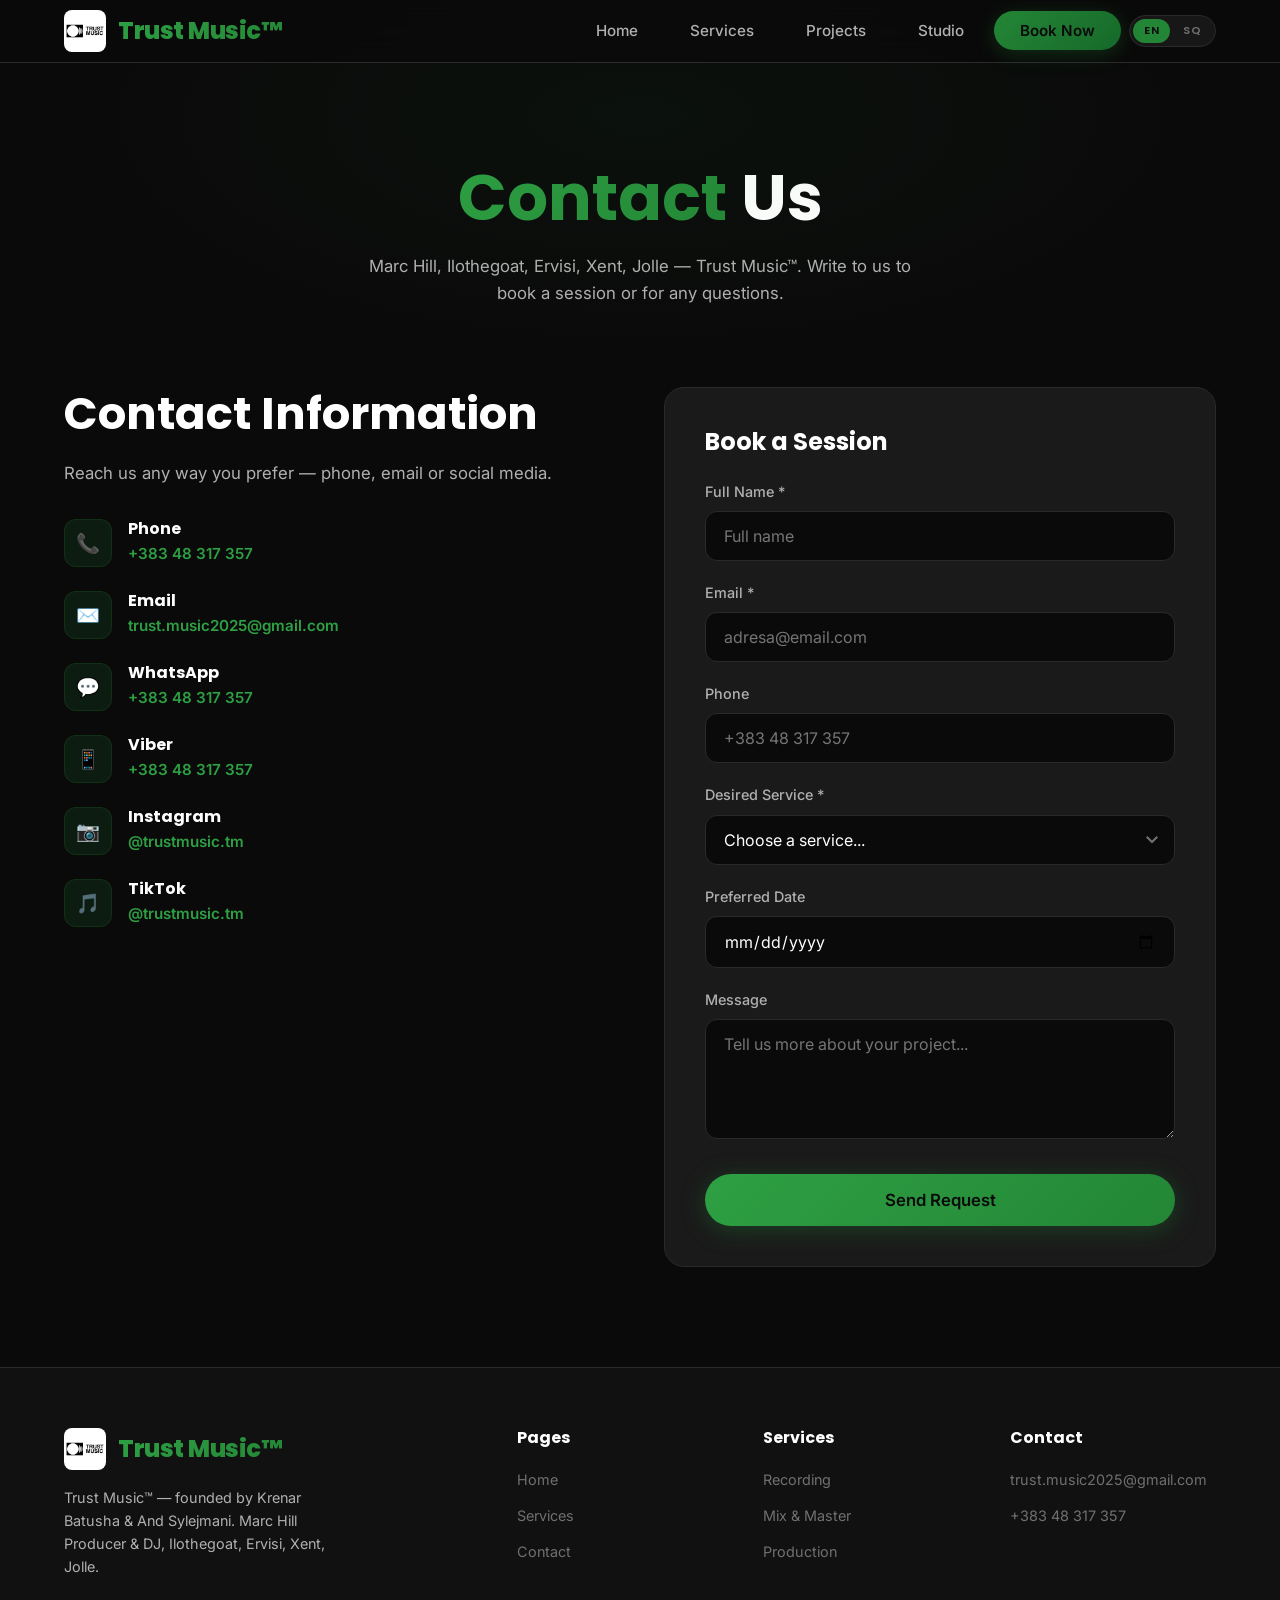
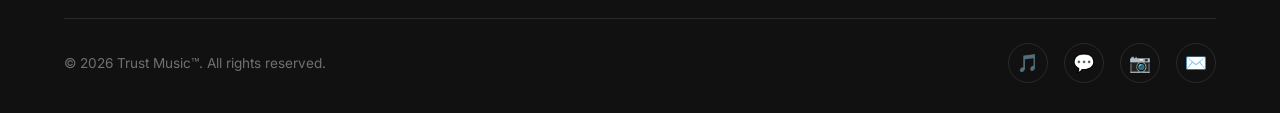
<file: kontakt.html>
<!DOCTYPE html>
<html lang="en" data-title-sq="Kontakti — Trust Music™">
<head>
  <meta charset="UTF-8">
  <meta name="viewport" content="width=device-width, initial-scale=1.0">
  <meta name="description" content="Contact Trust Music™ — Marc Hill Producer &amp; DJ, Ilothegoat, Ervisi, Xent, Jolle. Book a session." data-desc-sq="Kontakto Trust Music™ — Marc Hill DJ, Ilothegoat, Ervisi, Xent, Jolle. Rezervo një sesion.">
  <title>Contact — Trust Music™</title>
  <link rel="preconnect" href="https://fonts.googleapis.com">
  <link rel="preconnect" href="https://fonts.gstatic.com" crossorigin>
  <link href="https://fonts.googleapis.com/css2?family=Inter:wght@400;500;600;700;800;900&family=Poppins:wght@600;700;800;900&display=swap" rel="stylesheet">
  <link rel="icon" href="favicon.ico" sizes="any">
  <link rel="icon" type="image/png" sizes="32x32" href="favicon.png">
  <link rel="stylesheet" href="style.css">
</head>
<body>

  <!-- Navigation -->
  <nav class="navbar scrolled" id="navbar">
    <div class="container">
      <a href="index.html" class="logo">
        <img src="logo.png" alt="Trust Music™" class="logo-img">
        <span>Trust Music™</span>
      </a>
      <button class="menu-toggle" id="menuToggle" aria-label="Menu">
        <span></span><span></span><span></span>
      </button>
      <ul class="nav-links" id="navLinks">
        <li><a href="index.html" data-sq="Kreu">Home</a></li>
        <li><a href="sherbime.html" data-sq="Shërbimet">Services</a></li>
        <li><a href="projektet.html" data-sq="Projektet">Projects</a></li>
        <li><a href="studio.html" data-sq="Studio">Studio</a></li>
        <li><a href="kontakt.html" class="nav-cta" data-sq="Rezervo Tani">Book Now</a></li>
        <li class="lang-item"><div class="lang-switch" id="langSwitch" aria-label="Language"></div></li>
      </ul>
    </div>
  </nav>
  <div class="nav-overlay" id="navOverlay"></div>

  <!-- Page Header -->
  <section class="page-header">
    <div class="container">
      <h1 data-sq="Na <span class=&quot;highlight&quot;>Kontakto</span>"><span class="highlight">Contact</span> Us</h1>
      <p data-sq="Marc Hill, Ilothegoat, Ervisi, Xent, Jolle — Trust Music™. Na shkruaj për të rezervuar një sesion ose për çdo pyetje.">Marc Hill, Ilothegoat, Ervisi, Xent, Jolle — Trust Music™. Write to us to book a session or for any questions.</p>
    </div>
  </section>

  <!-- Contact Section -->
  <section class="contact-section">
    <div class="container">
      <div class="contact-grid">
        <!-- Contact Info -->
        <div class="contact-info">
          <h2 data-sq="Informacioni i <span class=&quot;highlight&quot;>Kontaktit</span>">Contact <span class="highlight">Information</span></h2>
          <p data-sq="Na kontakto në çfarëdo mënyre që të preferon — telefon, email ose rrjete sociale.">Reach us any way you prefer — phone, email or social media.</p>

          <div class="contact-item">
            <div class="contact-item-icon">📞</div>
            <div class="contact-item-text">
              <h4 data-sq="Telefoni">Phone</h4>
              <p><a href="tel:+38348317357" class="contact-link">+383 48 317 357</a></p>
            </div>
          </div>

          <div class="contact-item">
            <div class="contact-item-icon">✉️</div>
            <div class="contact-item-text">
              <h4 data-sq="Email">Email</h4>
              <p><a href="mailto:trust.music2025@gmail.com" class="contact-link">trust.music2025@gmail.com</a></p>
            </div>
          </div>

          <div class="contact-item">
            <div class="contact-item-icon">💬</div>
            <div class="contact-item-text">
              <h4>WhatsApp</h4>
              <p><a href="https://wa.me/38348317357" target="_blank" rel="noopener" class="contact-link">+383 48 317 357</a></p>
            </div>
          </div>

          <div class="contact-item">
            <div class="contact-item-icon">📱</div>
            <div class="contact-item-text">
              <h4>Viber</h4>
              <p><a href="viber://chat?number=%2B38348317357" class="contact-link">+383 48 317 357</a></p>
            </div>
          </div>

          <div class="contact-item">
            <div class="contact-item-icon">📷</div>
            <div class="contact-item-text">
              <h4>Instagram</h4>
              <p><a href="https://www.instagram.com/trustmusic.tm/" target="_blank" rel="noopener" class="contact-link">@trustmusic.tm</a></p>
            </div>
          </div>

          <div class="contact-item">
            <div class="contact-item-icon">🎵</div>
            <div class="contact-item-text">
              <h4>TikTok</h4>
              <p><a href="https://www.tiktok.com/@trustmusic.tm" target="_blank" rel="noopener" class="contact-link">@trustmusic.tm</a></p>
            </div>
          </div>
        </div>

        <!-- Contact Form -->
        <div class="contact-form" id="rezervo">
          <h3 data-sq="Rezervo një Sesion">Book a Session</h3>
          <form id="contactForm" onsubmit="return handleSubmit(event)">
            <div class="form-group">
              <label for="name" data-sq="Emri i Plotë *">Full Name *</label>
              <input type="text" id="name" name="name" placeholder="Full name" data-ph-sq="Emri dhe mbiemri" required>
            </div>

            <div class="form-group">
              <label for="email">Email *</label>
              <input type="email" id="email" name="email" placeholder="adresa@email.com" required>
            </div>

            <div class="form-group">
              <label for="phone" data-sq="Telefoni">Phone</label>
              <input type="tel" id="phone" name="phone" placeholder="+383 48 317 357">
            </div>

            <div class="form-group">
              <label for="service" data-sq="Shërbimi i Dëshiruar *">Desired Service *</label>
              <select id="service" name="service" required>
                <option value="" data-sq="Zgjidh një shërbim...">Choose a service...</option>
                <option value="incizim" data-sq="Incizim Profesional">Professional Recording</option>
                <option value="miks" data-sq="Miks &amp; Master">Mix &amp; Master</option>
                <option value="produksion" data-sq="Produksion Muzikor">Music Production</option>
                <option value="konsulence" data-sq="Konsulencë Audio">Audio Consulting</option>
                <option value="tjeter" data-sq="Tjetër / Nuk jam i sigurt">Other / Not sure</option>
              </select>
            </div>

            <div class="form-group">
              <label for="date" data-sq="Data e Preferuar">Preferred Date</label>
              <input type="date" id="date" name="date">
            </div>

            <div class="form-group">
              <label for="message" data-sq="Mesazhi">Message</label>
              <textarea id="message" name="message" placeholder="Tell us more about your project..." data-ph-sq="Na trego më shumë rreth projektit tënd..."></textarea>
            </div>

            <button type="submit" class="btn btn-primary btn-submit" data-sq="Dërgo Kërkesën">Send Request</button>
          </form>

          <!-- Success Message (hidden by default) -->
          <div id="formSuccess" style="display:none; text-align:center; padding: 40px 20px;">
            <div style="font-size: 3rem; margin-bottom: 16px;">✅</div>
            <h3 style="margin-bottom: 12px;" data-sq="Faleminderit!">Thank you!</h3>
            <p data-sq="Kërkesa juaj u dërgua me sukses. Do t'ju kontaktojmë brenda 24 orëve.">Your request was sent successfully. We'll contact you within 24 hours.</p>
          </div>
        </div>
      </div>
    </div>
  </section>

  <!-- Footer -->
  <footer class="footer">
    <div class="container">
      <div class="footer-grid">
        <div class="footer-brand">
          <a href="index.html" class="logo">
            <img src="logo.png" alt="Trust Music™" class="logo-img">
            <span>Trust Music™</span>
          </a>
          <p data-sq="Trust Music™ — themeluar nga Krenar Batusha &amp; And Sylejmani. Marc Hill Producent &amp; DJ, Ilothegoat, Ervisi, Xent, Jolle.">Trust Music™ — founded by Krenar Batusha &amp; And Sylejmani. Marc Hill Producer &amp; DJ, Ilothegoat, Ervisi, Xent, Jolle.</p>
        </div>
        <div class="footer-col">
          <h4 data-sq="Faqet">Pages</h4>
          <ul>
            <li><a href="index.html" data-sq="Kreu">Home</a></li>
            <li><a href="sherbime.html" data-sq="Shërbimet">Services</a></li>
            <li><a href="kontakt.html" data-sq="Kontakti">Contact</a></li>
          </ul>
        </div>
        <div class="footer-col">
          <h4 data-sq="Shërbimet">Services</h4>
          <ul>
            <li><a href="sherbime.html#incizim" data-sq="Incizim">Recording</a></li>
            <li><a href="sherbime.html#miks" data-sq="Miks &amp; Master">Mix &amp; Master</a></li>
            <li><a href="sherbime.html#produksion" data-sq="Produksion">Production</a></li>
          </ul>
        </div>
        <div class="footer-col">
          <h4 data-sq="Kontakti">Contact</h4>
          <ul>
            <li><a href="mailto:trust.music2025@gmail.com">trust.music2025@gmail.com</a></li>
            <li><a href="tel:+38348317357">+383 48 317 357</a></li>
          </ul>
        </div>
      </div>
      <div class="footer-bottom">
        <p data-sq="© 2026 Trust Music™. Të gjitha të drejtat e rezervuara.">© 2026 Trust Music™. All rights reserved.</p>
        <div class="social-links">
          <a href="https://www.tiktok.com/@trustmusic.tm" target="_blank" rel="noopener" aria-label="TikTok">🎵</a>
          <a href="https://wa.me/38348317357" target="_blank" rel="noopener" aria-label="WhatsApp">💬</a>
          <a href="https://www.instagram.com/trustmusic.tm/" target="_blank" rel="noopener" aria-label="Instagram">📷</a>
          <a href="mailto:trust.music2025@gmail.com" aria-label="Email">✉️</a>
        </div>
      </div>
    </div>
  </footer>

  <script>
    // Mobile menu toggle
    (function() {
      var toggle = document.getElementById('menuToggle');
      var navLinks = document.getElementById('navLinks');
      var overlay = document.getElementById('navOverlay');

      function closeMenu() {
        toggle.classList.remove('open');
        navLinks.classList.remove('open');
        overlay.classList.remove('show');
      }

      toggle.addEventListener('click', function() {
        var isOpen = navLinks.classList.contains('open');
        if (isOpen) {
          closeMenu();
        } else {
          toggle.classList.add('open');
          navLinks.classList.add('open');
          overlay.classList.add('show');
        }
      });

      overlay.addEventListener('click', closeMenu);

      var links = navLinks.querySelectorAll('a');
      links.forEach(function(link) {
        link.addEventListener('click', closeMenu);
      });
    })();

    // Form submission handler
    function tr(en, sq) { return document.documentElement.lang === 'sq' ? sq : en; }
    function handleSubmit(event) {
      event.preventDefault();
      var form = document.getElementById('contactForm');
      var success = document.getElementById('formSuccess');

      var name = document.getElementById('name').value.trim();
      var email = document.getElementById('email').value.trim();
      var phone = document.getElementById('phone').value.trim();
      var service = document.getElementById('service').value;
      var date = document.getElementById('date').value;
      var message = document.getElementById('message').value.trim();

      var waMsg = "🎶 " + tr("NEW BOOKING", "REZERVIM I RI") + " — Trust Music™\n\n" +
        "• " + tr("Name", "Emri") + ": " + name + "\n" +
        "• Email: " + email + "\n" +
        (phone ? "• " + tr("Phone", "Telefoni") + ": " + phone + "\n" : "") +
        "• " + tr("Service", "Shërbimi") + ": " + service + "\n" +
        (date ? "• " + tr("Date", "Data") + ": " + date + "\n" : "") +
        (message ? "• " + tr("Message", "Mesazhi") + ": " + message : "");

      window.open("https://wa.me/38348317357?text=" + encodeURIComponent(waMsg), "_blank");

      form.style.display = 'none';
      success.style.display = 'block';
      return false;
    }
  </script>
  <script src="lang.js?v=3"></script>
</body>
</html>
</file>
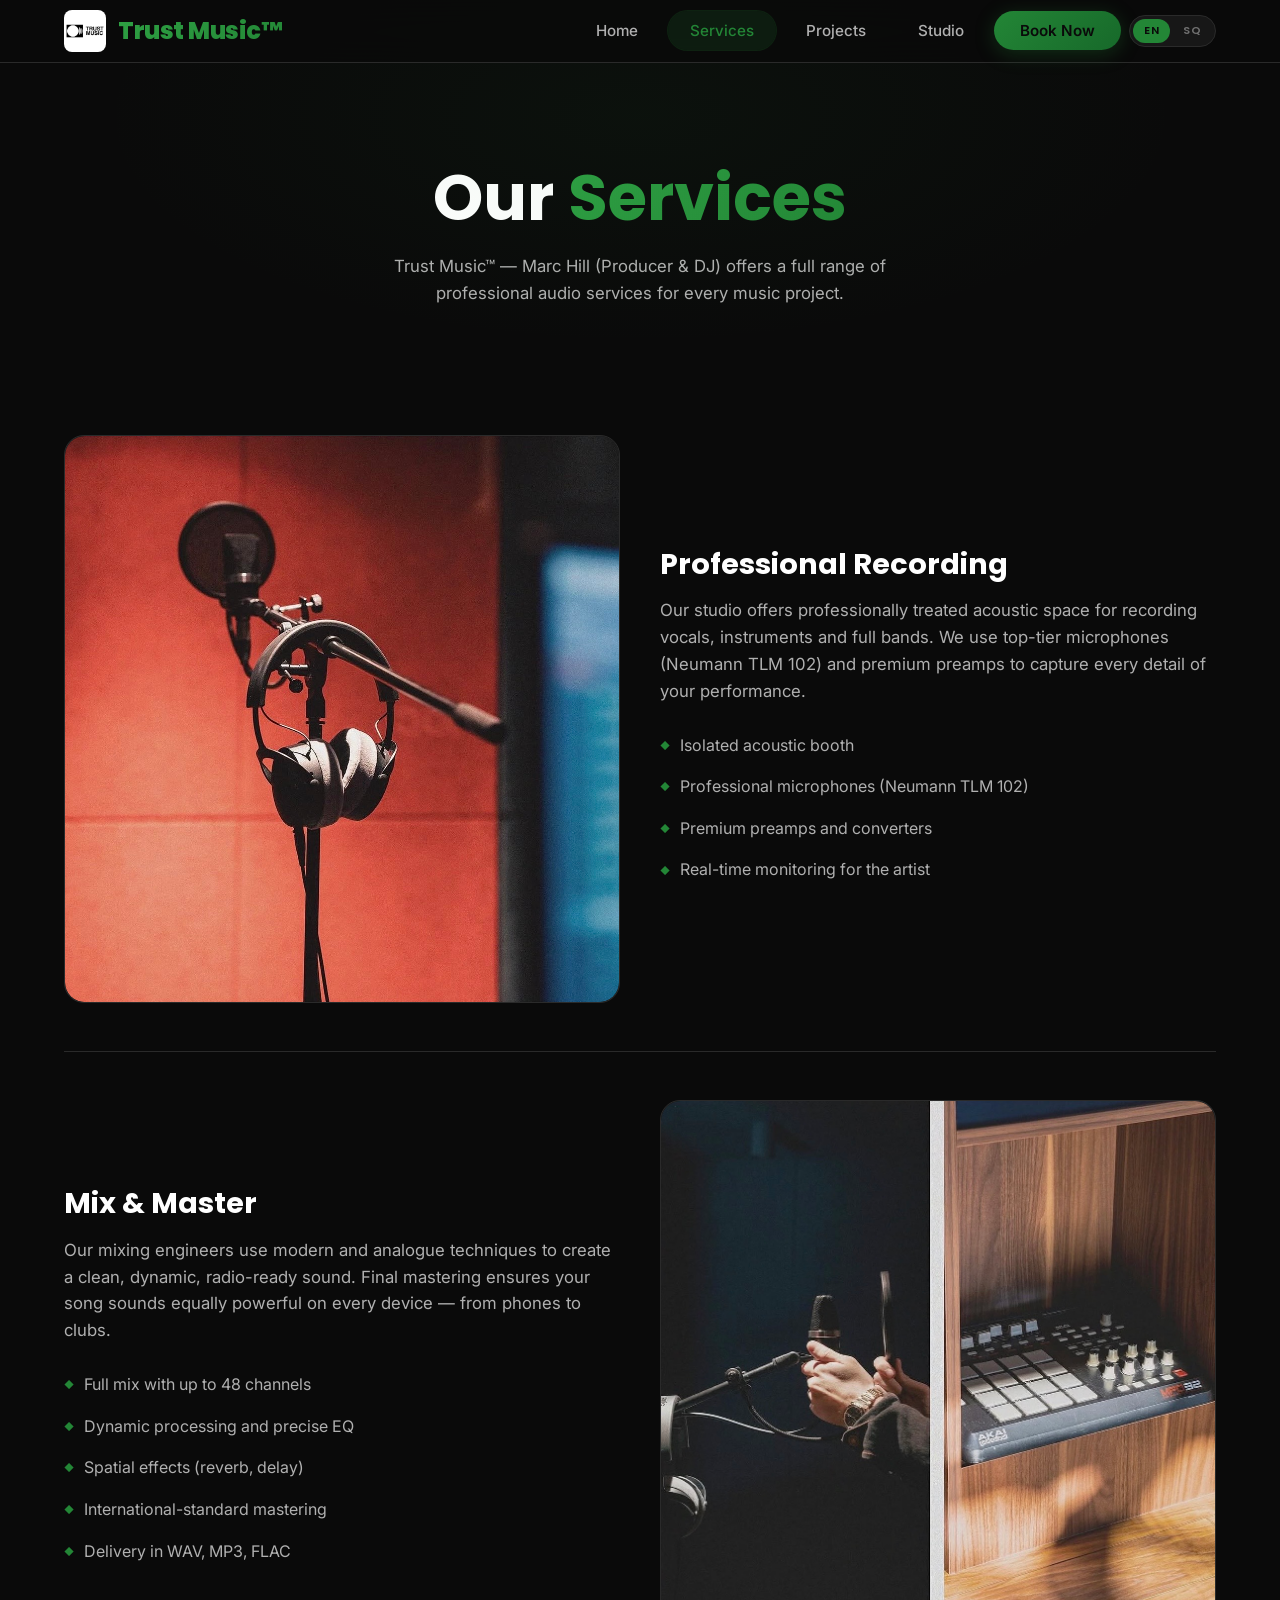
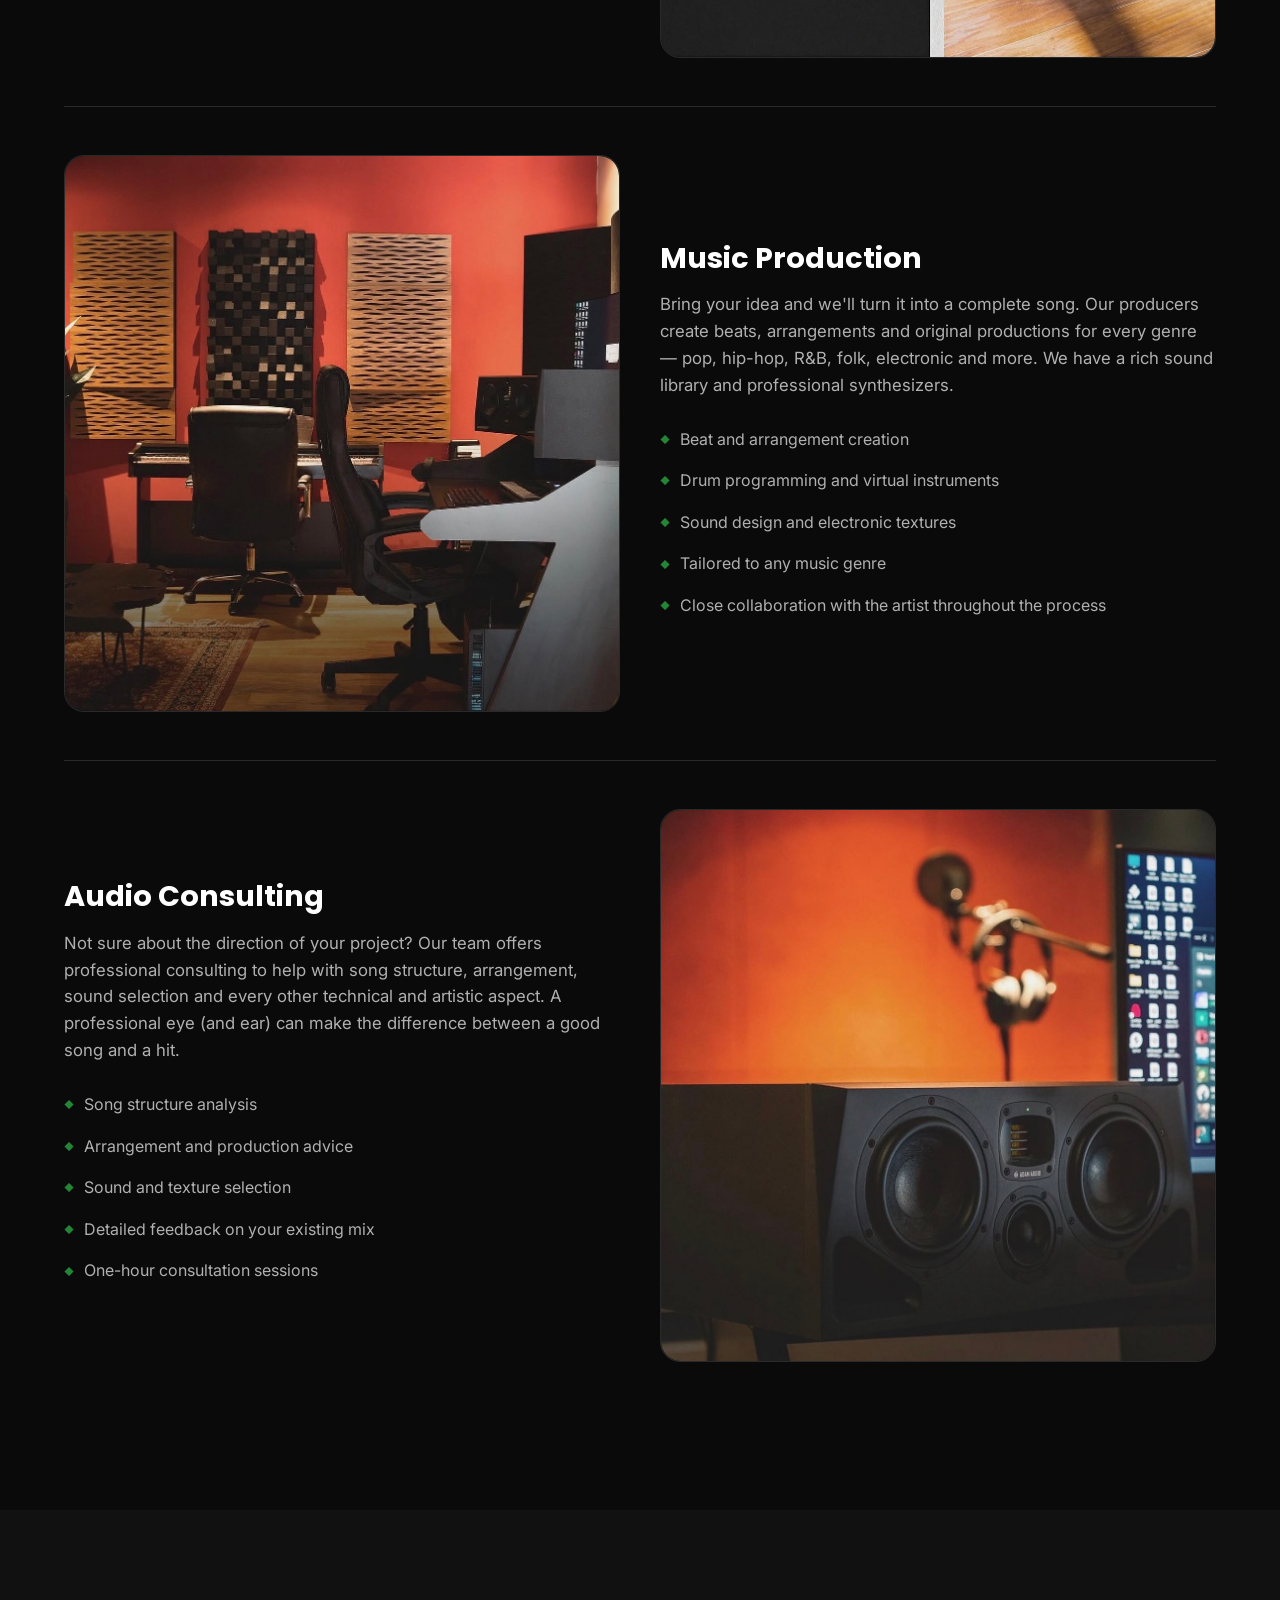
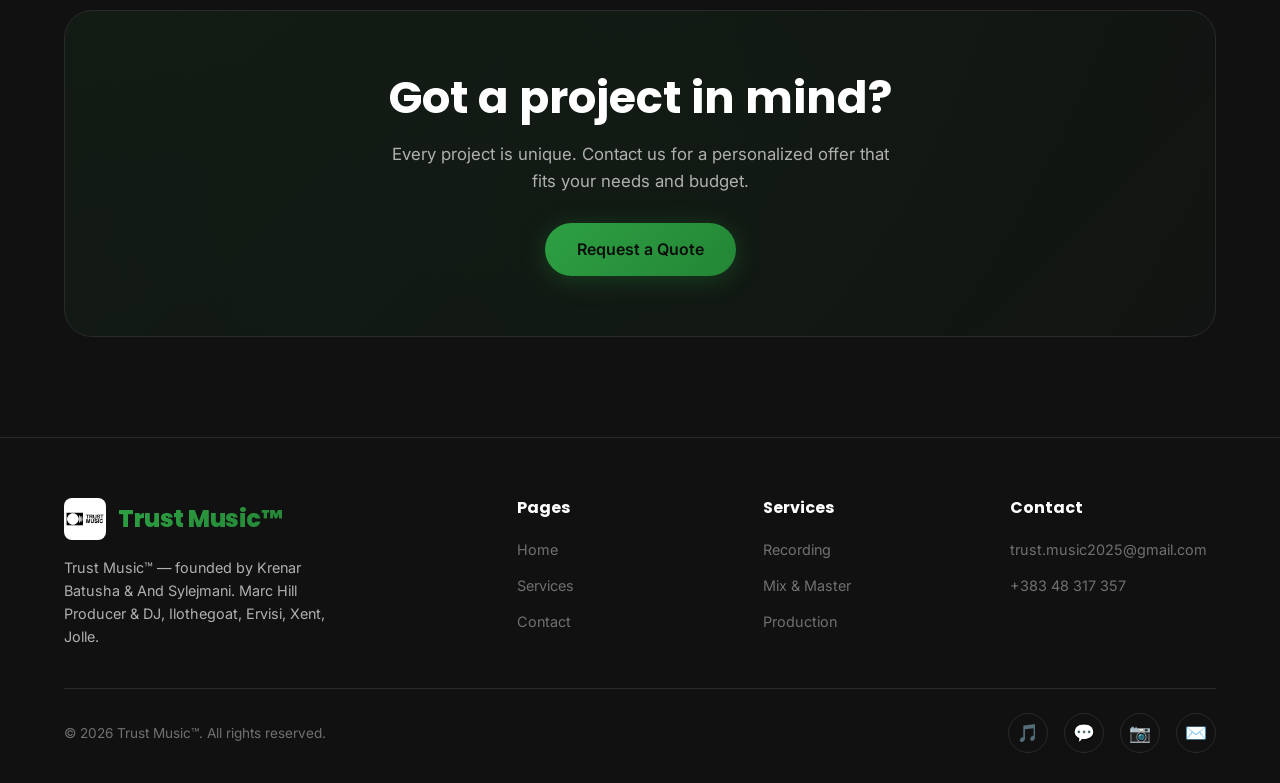
<file: sherbime.html>
<!DOCTYPE html>
<html lang="en" data-title-sq="Shërbimet — Trust Music™">
<head>
  <meta charset="UTF-8">
  <meta name="viewport" content="width=device-width, initial-scale=1.0">
  <meta name="description" content="Trust Music™ services — Marc Hill Producer &amp; DJ with Ilothegoat, Ervisi, Xent, Jolle. Recording, Mixing, Mastering." data-desc-sq="Shërbimet e Trust Music™ — Marc Hill Producent &amp; DJ me Ilothegoat, Ervisi, Xent, Jolle. Incizim, Miks, Master.">
  <title>Services — Trust Music™</title>
  <link rel="preconnect" href="https://fonts.googleapis.com">
  <link rel="preconnect" href="https://fonts.gstatic.com" crossorigin>
  <link href="https://fonts.googleapis.com/css2?family=Inter:wght@400;500;600;700;800;900&family=Poppins:wght@600;700;800;900&display=swap" rel="stylesheet">
  <link rel="icon" href="favicon.ico" sizes="any">
  <link rel="icon" type="image/png" sizes="32x32" href="favicon.png">
  <link rel="stylesheet" href="style.css">
</head>
<body>

  <!-- Navigation -->
  <nav class="navbar scrolled" id="navbar">
    <div class="container">
      <a href="index.html" class="logo">
        <img src="logo.png" alt="Trust Music™" class="logo-img">
        <span>Trust Music™</span>
      </a>
      <button class="menu-toggle" id="menuToggle" aria-label="Menu">
        <span></span><span></span><span></span>
      </button>
      <ul class="nav-links" id="navLinks">
        <li><a href="index.html" data-sq="Kreu">Home</a></li>
        <li><a href="sherbime.html" class="active" data-sq="Shërbimet">Services</a></li>
        <li><a href="projektet.html" data-sq="Projektet">Projects</a></li>
        <li><a href="studio.html" data-sq="Studio">Studio</a></li>
        <li><a href="kontakt.html" class="nav-cta" data-sq="Rezervo Tani">Book Now</a></li>
        <li class="lang-item"><div class="lang-switch" id="langSwitch" aria-label="Language"></div></li>
      </ul>
    </div>
  </nav>
  <div class="nav-overlay" id="navOverlay"></div>

  <!-- Page Header -->
  <section class="page-header">
    <div class="container">
      <h1 data-sq="Shërbimet <span class=&quot;highlight&quot;>Tona</span>">Our <span class="highlight">Services</span></h1>
      <p data-sq="Trust Music™ — Marc Hill (Producent &amp; DJ) ofron gamë të plotë shërbimesh audio profesionale për çdo projekt muzikor.">Trust Music™ — Marc Hill (Producer &amp; DJ) offers a full range of professional audio services for every music project.</p>
    </div>
  </section>

  <!-- Detailed Services -->
  <section class="services-detailed">
    <div class="container">

      <!-- Incizim -->
      <div class="service-block" id="incizim">
        <div class="service-block-icon">
          <img src="incizim%20profesional.jpg" alt="Incizim Profesional — Trust Music™ Studio" loading="lazy">
        </div>
        <div class="service-block-content">
          <h2 data-sq="Incizim Profesional">Professional Recording</h2>
          <p data-sq="Studioja jonë ofron hapësirë akustike të trajtuar profesionalisht për regjistrim vokalesh, instrumentesh dhe bandash të plota. Përdorim mikrofona të nivelit të lartë (Neumann TLM 102) dhe preamp-e premium për të kapur çdo detaj të performancës tënde.">
            Our studio offers professionally treated acoustic space for recording vocals, 
            instruments and full bands. We use top-tier microphones (Neumann TLM 102) 
            and premium preamps to capture every detail of your performance.
          </p>
          <ul>
            <li data-sq="Kabina akustike e izoluar">Isolated acoustic booth</li>
            <li data-sq="Mikrofona profesionale (Neumann TLM 102)">Professional microphones (Neumann TLM 102)</li>
            <li data-sq="Preamp dhe konvertorë premium">Premium preamps and converters</li>
            <li data-sq="Monitorim në kohë reale për artistin">Real-time monitoring for the artist</li>
          </ul>
        </div>
      </div>

      <!-- Miks & Master -->
      <div class="service-block reverse" id="miks">
        <div class="service-block-icon">
          <img src="mix%20%26%20master.jpg" alt="Miks &amp; Master — Trust Music™ Studio" loading="lazy">
        </div>
        <div class="service-block-content">
          <h2 data-sq="Miks &amp; Master">Mix &amp; Master</h2>
          <p data-sq="Inxhinierët tanë të miksit përdorin teknika moderne dhe analogue për të krijuar një tingull të pastër, dinamik dhe të gatshëm për radio. Masterimi final siguron që kënga jote të tingëllojë njësoj fuqishëm në çdo pajisje — nga telefonat deri te klubet.">
            Our mixing engineers use modern and analogue techniques to create a clean, 
            dynamic, radio-ready sound. Final mastering ensures your song sounds 
            equally powerful on every device — from phones to clubs.
          </p>
          <ul>
            <li data-sq="Miks i plotë me deri në 48 kanale">Full mix with up to 48 channels</li>
            <li data-sq="Përpunim dinamik dhe EQ preciz">Dynamic processing and precise EQ</li>
            <li data-sq="Efekte hapësinore (reverb, delay)">Spatial effects (reverb, delay)</li>
            <li data-sq="Master me standarde ndërkombëtare">International-standard mastering</li>
            <li data-sq="Dorëzim në format WAV, MP3, FLAC">Delivery in WAV, MP3, FLAC</li>
          </ul>
        </div>
      </div>

      <!-- Produksion -->
      <div class="service-block" id="produksion">
        <div class="service-block-icon">
          <img src="produksion%20muzikor.jpg" alt="Produksion Muzikor — Trust Music™ Studio" loading="lazy">
        </div>
        <div class="service-block-content">
          <h2 data-sq="Produksion Muzikor">Music Production</h2>
          <p data-sq="Sill idenë tënde dhe ne e kthejmë në një këngë të plotë. Prodhuesit tanë krijojnë beate, aranzhime dhe produksione origjinale për çdo zhanër — pop, hip-hop, R&amp;B, folk, elektronikë dhe më shumë. Kemi bibliotekë të pasur tingujsh dhe sintetizatorë profesionistë.">
            Bring your idea and we'll turn it into a complete song. Our producers create beats, 
            arrangements and original productions for every genre — pop, hip-hop, R&B, folk, electronic 
            and more. We have a rich sound library and professional synthesizers.
          </p>
          <ul>
            <li data-sq="Krijim beati dhe aranzhimi">Beat and arrangement creation</li>
            <li data-sq="Programim baterish dhe instrumentesh virtuale">Drum programming and virtual instruments</li>
            <li data-sq="Sound design dhe tekstura elektronike">Sound design and electronic textures</li>
            <li data-sq="Përshtatje për çdo zhanër muzikor">Tailored to any music genre</li>
            <li data-sq="Bashkëpunim i ngushtë me artistin gjatë gjithë procesit">Close collaboration with the artist throughout the process</li>
          </ul>
        </div>
      </div>

      <!-- Konsulencë -->
      <div class="service-block reverse" id="konsulence">
        <div class="service-block-icon">
          <img src="audio%20consulting.jpg" alt="Konsulencë Audio — Trust Music™ Studio" loading="lazy">
        </div>
        <div class="service-block-content">
          <h2 data-sq="Konsulencë Audio">Audio Consulting</h2>
          <p data-sq="Nuk je i sigurt për drejtimin e projektit tënd? Ekipi ynë ofron konsulencë profesionale për të të ndihmuar me strukturën e këngës, aranzhimin, përzgjedhjen e tingujve dhe çdo aspekt tjetër teknik e artistik. Një sy (dhe vesh) profesionist mund të bëjë diferencën midis një kënge të mirë dhe një hiti.">
            Not sure about the direction of your project? Our team offers professional consulting 
            to help with song structure, arrangement, sound selection and 
            every other technical and artistic aspect. A professional eye (and ear) can make 
            the difference between a good song and a hit.
          </p>
          <ul>
            <li data-sq="Analizë e strukturës së këngës">Song structure analysis</li>
            <li data-sq="Këshillim për aranzhim dhe produksion">Arrangement and production advice</li>
            <li data-sq="Përzgjedhje tingujsh dhe teksturash">Sound and texture selection</li>
            <li data-sq="Feedback i detajuar mbi miksin ekzistues">Detailed feedback on your existing mix</li>
            <li data-sq="Seanca një-orëshe konsultimi">One-hour consultation sessions</li>
          </ul>
        </div>
      </div>

    </div>
  </section>

  <!-- Pricing CTA -->
  <section class="section" style="background: var(--bg-secondary);">
    <div class="container">
      <div class="cta-banner">
        <h2 data-sq="Ke një projekt në mendje?">Got a project in mind?</h2>
        <p data-sq="Çdo projekt është unik. Na kontakto për një ofertë të personalizuar që i përshtatet nevojave dhe buxhetit tënd.">Every project is unique. Contact us for a personalized offer that fits your needs and budget.</p>
        <a href="kontakt.html" class="btn btn-primary" data-sq="Kërko Ofertë">Request a Quote</a>
      </div>
    </div>
  </section>

  <!-- Footer -->
  <footer class="footer">
    <div class="container">
      <div class="footer-grid">
        <div class="footer-brand">
          <a href="index.html" class="logo">
            <img src="logo.png" alt="Trust Music™" class="logo-img">
            <span>Trust Music™</span>
          </a>
          <p data-sq="Trust Music™ — themeluar nga Krenar Batusha &amp; And Sylejmani. Marc Hill Producent &amp; DJ, Ilothegoat, Ervisi, Xent, Jolle.">Trust Music™ — founded by Krenar Batusha &amp; And Sylejmani. Marc Hill Producer &amp; DJ, Ilothegoat, Ervisi, Xent, Jolle.</p>
        </div>
        <div class="footer-col">
          <h4 data-sq="Faqet">Pages</h4>
          <ul>
            <li><a href="index.html" data-sq="Kreu">Home</a></li>
            <li><a href="sherbime.html" data-sq="Shërbimet">Services</a></li>
            <li><a href="kontakt.html" data-sq="Kontakti">Contact</a></li>
          </ul>
        </div>
        <div class="footer-col">
          <h4 data-sq="Shërbimet">Services</h4>
          <ul>
            <li><a href="#incizim" data-sq="Incizim">Recording</a></li>
            <li><a href="#miks" data-sq="Miks &amp; Master">Mix &amp; Master</a></li>
            <li><a href="#produksion" data-sq="Produksion">Production</a></li>
          </ul>
        </div>
        <div class="footer-col">
          <h4 data-sq="Kontakti">Contact</h4>
          <ul>
            <li><a href="mailto:trust.music2025@gmail.com">trust.music2025@gmail.com</a></li>
            <li><a href="tel:+38348317357">+383 48 317 357</a></li>
          </ul>
        </div>
      </div>
      <div class="footer-bottom">
        <p data-sq="© 2026 Trust Music™. Të gjitha të drejtat e rezervuara.">© 2026 Trust Music™. All rights reserved.</p>
        <div class="social-links">
          <a href="https://www.tiktok.com/@trustmusic.tm" target="_blank" rel="noopener" aria-label="TikTok">🎵</a>
          <a href="https://wa.me/38348317357" target="_blank" rel="noopener" aria-label="WhatsApp">💬</a>
          <a href="https://www.instagram.com/trustmusic.tm/" target="_blank" rel="noopener" aria-label="Instagram">📷</a>
          <a href="mailto:trust.music2025@gmail.com" aria-label="Email">✉️</a>
        </div>
      </div>
    </div>
  </footer>

  <script>
    // Mobile menu toggle
    (function() {
      var toggle = document.getElementById('menuToggle');
      var navLinks = document.getElementById('navLinks');
      var overlay = document.getElementById('navOverlay');

      function closeMenu() {
        toggle.classList.remove('open');
        navLinks.classList.remove('open');
        overlay.classList.remove('show');
      }

      toggle.addEventListener('click', function() {
        var isOpen = navLinks.classList.contains('open');
        if (isOpen) {
          closeMenu();
        } else {
          toggle.classList.add('open');
          navLinks.classList.add('open');
          overlay.classList.add('show');
        }
      });

      overlay.addEventListener('click', closeMenu);

      var links = navLinks.querySelectorAll('a');
      links.forEach(function(link) {
        link.addEventListener('click', closeMenu);
      });
    })();
  </script>
  <script src="lang.js?v=3"></script>
</body>
</html>
</file>
<file: style.css>
/* ============================================
   TRUST MUSICE — Music Studio Website
   Color: Dark + Gold Accent
   ============================================ */

/* --- Reset & Base --- */
*, *::before, *::after {
  margin: 0;
  padding: 0;
  box-sizing: border-box;
}

:root {
  --bg-primary: #0a0a0a;
  --bg-secondary: #111111;
  --bg-card: #1a1a1a;
  --bg-card-hover: #222222;
  --gold: #238636;
  --gold-light: #2EA043;
  --gold-dark: #17692A;
  --gold-glow: rgba(35, 134, 54, 0.15);
  --text-primary: #ffffff;
  --text-secondary: #b0b0b0;
  --text-muted: #707070;
  --border: #2a2a2a;
  --border-light: #333333;
  --radius-sm: 8px;
  --radius-md: 12px;
  --radius-lg: 20px;
  --radius-xl: 28px;
  --shadow-gold: 0 0 30px rgba(35, 134, 54, 0.1);
  --shadow-card: 0 4px 24px rgba(0, 0, 0, 0.4);
  --transition: 0.3s cubic-bezier(0.4, 0, 0.2, 1);
}

html {
  scroll-behavior: smooth;
}

body {
  font-family: 'Inter', -apple-system, BlinkMacSystemFont, sans-serif;
  background: var(--bg-primary);
  color: var(--text-primary);
  line-height: 1.6;
  overflow-x: hidden;
  -webkit-font-smoothing: antialiased;
}

/* --- Typography --- */
h1, h2, h3, h4 {
  font-family: 'Poppins', sans-serif;
  font-weight: 700;
  line-height: 1.2;
}

h1 { font-size: clamp(2.5rem, 5vw, 4rem); }
h2 { font-size: clamp(2rem, 4vw, 2.8rem); }
h3 { font-size: 1.5rem; }

p {
  color: var(--text-secondary);
  font-size: 1.05rem;
}

a {
  text-decoration: none;
  color: inherit;
}

img {
  max-width: 100%;
  display: block;
}

/* --- Container --- */
.container {
  max-width: 1200px;
  margin: 0 auto;
  padding: 0 24px;
}

/* --- Navbar --- */
.navbar {
  position: fixed;
  top: 0;
  left: 0;
  right: 0;
  z-index: 1000;
  padding: 16px 0;
  transition: var(--transition);
}

.navbar.scrolled {
  background: rgba(10, 10, 10, 0.92);
  backdrop-filter: blur(20px);
  -webkit-backdrop-filter: blur(20px);
  border-bottom: 1px solid var(--border);
  padding: 10px 0;
}

.navbar .container {
  display: flex;
  align-items: center;
  justify-content: space-between;
}

.logo {
  display: flex;
  align-items: center;
  gap: 12px;
  font-family: 'Poppins', sans-serif;
  font-weight: 800;
  font-size: 1.5rem;
  color: var(--text-primary);
  letter-spacing: -0.5px;
}

.logo-icon {
  width: 42px;
  height: 42px;
  background: linear-gradient(135deg, var(--gold), var(--gold-dark));
  border-radius: var(--radius-sm);
  display: flex;
  align-items: center;
  justify-content: center;
  font-size: 1.2rem;
  color: #0a0a0a;
}

.logo-img {
  width: 42px;
  height: 42px;
  border-radius: var(--radius-sm);
  object-fit: cover;
}

.logo span {
  background: linear-gradient(135deg, var(--gold-light), var(--gold));
  -webkit-background-clip: text;
  -webkit-text-fill-color: transparent;
  background-clip: text;
}

.nav-links {
  display: flex;
  align-items: center;
  gap: 8px;
  list-style: none;
}

.nav-links a {
  padding: 10px 22px;
  border-radius: 9999px;
  font-weight: 500;
  font-size: 0.95rem;
  color: var(--text-secondary);
  transition: var(--transition);
  position: relative;
}

.nav-links a:hover {
  color: var(--text-primary);
  background: rgba(255, 255, 255, 0.05);
}

.nav-links a.active {
  color: var(--gold);
  background: var(--gold-glow);
  box-shadow: 0 0 0 1px rgba(35, 134, 54, 0.2);
}

.nav-cta {
  background: linear-gradient(135deg, var(--gold), var(--gold-dark)) !important;
  color: #0a0a0a !important;
  font-weight: 600 !important;
  padding: 10px 26px !important;
  box-shadow: 0 4px 20px rgba(35, 134, 54, 0.3) !important;
}

.nav-cta:hover {
  transform: translateY(-1px);
  box-shadow: 0 6px 28px rgba(35, 134, 54, 0.4) !important;
  background: rgba(255, 255, 255, 0.05) !important;
  color: var(--text-primary) !important;
}

/* Mobile menu button */
.menu-toggle {
  display: none;
  background: none;
  border: none;
  cursor: pointer;
  padding: 8px;
  flex-direction: column;
  gap: 5px;
  z-index: 1001;
}

.menu-toggle span {
  display: block;
  width: 26px;
  height: 2px;
  background: var(--text-primary);
  transition: var(--transition);
  border-radius: 2px;
}

.menu-toggle.open span:nth-child(1) {
  transform: rotate(45deg) translate(5px, 5px);
}
.menu-toggle.open span:nth-child(2) {
  opacity: 0;
}
.menu-toggle.open span:nth-child(3) {
  transform: rotate(-45deg) translate(5px, -5px);
}

/* --- Hero Section --- */
.hero {
  min-height: 100vh;
  display: flex;
  align-items: center;
  position: relative;
  overflow: hidden;
  padding: 120px 0 80px;
}

.hero::before {
  content: '';
  position: absolute;
  top: 0;
  left: 0;
  right: 0;
  bottom: 0;
  background:
    radial-gradient(ellipse at 30% 20%, rgba(35, 134, 54, 0.06) 0%, transparent 60%),
    radial-gradient(ellipse at 70% 60%, rgba(35, 134, 54, 0.04) 0%, transparent 60%),
    radial-gradient(ellipse at 50% 50%, rgba(255, 255, 255, 0.02) 0%, transparent 70%);
  pointer-events: none;
}

.hero-wave {
  position: absolute;
  bottom: 0;
  left: 0;
  right: 0;
  height: 180px;
  opacity: 0.03;
  background: repeating-linear-gradient(
    90deg,
    transparent,
    transparent 2px,
    var(--gold) 2px,
    var(--gold) 4px
  );
  mask-image: linear-gradient(to top, rgba(0,0,0,0.3), transparent);
  -webkit-mask-image: linear-gradient(to top, rgba(0,0,0,0.3), transparent);
}

.hero .container {
  display: grid;
  grid-template-columns: 1fr 1fr;
  gap: 60px;
  align-items: center;
  position: relative;
  z-index: 1;
}

.hero-content {
  max-width: 560px;
}

.hero-badge {
  display: inline-flex;
  align-items: center;
  gap: 8px;
  background: var(--gold-glow);
  border: 1px solid rgba(35, 134, 54, 0.25);
  color: var(--gold);
  padding: 8px 18px;
  border-radius: 9999px;
  font-size: 0.9rem;
  font-weight: 600;
  margin-bottom: 28px;
}

.hero-badge .dot {
  width: 8px;
  height: 8px;
  background: var(--gold);
  border-radius: 50%;
  animation: pulse-dot 2s ease-in-out infinite;
}

@keyframes pulse-dot {
  0%, 100% { opacity: 1; transform: scale(1); }
  50% { opacity: 0.5; transform: scale(1.5); }
}

.hero-content h1 {
  margin-bottom: 20px;
}

.hero-tagline {
  font-family: 'Poppins', sans-serif;
  font-size: 1.15rem;
  font-weight: 600;
  color: var(--gold);
  margin-top: -10px;
  margin-bottom: 18px !important;
  letter-spacing: 0.5px;
}

.hero-collabs {
  font-size: 1rem;
  color: var(--text-muted);
  margin-bottom: 36px;
}
.hero-collabs strong {
  color: var(--gold);
}

.hero-content h1 .highlight {
  background: linear-gradient(135deg, var(--gold-light), var(--gold));
  -webkit-background-clip: text;
  -webkit-text-fill-color: transparent;
  background-clip: text;
}

.hero-content p {
  font-size: 1.15rem;
  margin-bottom: 36px;
  max-width: 480px;
}

.hero-buttons {
  display: flex;
  gap: 16px;
  flex-wrap: wrap;
}

.btn {
  display: inline-flex;
  align-items: center;
  gap: 8px;
  padding: 14px 32px;
  border-radius: 9999px;
  font-weight: 600;
  font-size: 1rem;
  border: none;
  cursor: pointer;
  transition: var(--transition);
  font-family: 'Inter', sans-serif;
}

.btn-primary {
  background: linear-gradient(135deg, var(--gold-light), var(--gold));
  color: #0a0a0a;
  box-shadow: 0 4px 24px rgba(35, 134, 54, 0.35);
}

.btn-primary:hover {
  transform: translateY(-2px);
  box-shadow: 0 8px 32px rgba(35, 134, 54, 0.45);
}

.btn-outline {
  background: transparent;
  color: var(--text-primary);
  border: 1px solid var(--border-light);
}

.btn-outline:hover {
  border-color: var(--gold);
  background: var(--gold-glow);
  color: var(--gold);
}

.hero-visual {
  display: flex;
  align-items: center;
  justify-content: center;
}

/* Hero slider — logo + foto studioje */
.hero-slider {
  position: relative;
  width: 100%;
  max-width: 440px;
  aspect-ratio: 1;
  border-radius: var(--radius-xl);
  border: 1px solid var(--gold-glow);
  box-shadow: 0 20px 60px rgba(0, 0, 0, 0.5);
  overflow: hidden;
  background: var(--bg-card);
}
.hero-slide {
  position: absolute;
  inset: 0;
  width: 100%;
  height: 100%;
  object-fit: cover;
  opacity: 0;
  transition: opacity 0.7s ease;
}
.hero-slide.active {
  opacity: 1;
}
.hero-slide-logo {
  object-fit: contain;
  padding: 28px;
}
.hero-dots {
  position: absolute;
  bottom: 14px;
  left: 50%;
  transform: translateX(-50%);
  display: flex;
  gap: 8px;
  z-index: 2;
}
.hero-dot {
  width: 9px;
  height: 9px;
  border-radius: 50%;
  background: rgba(255, 255, 255, 0.35);
  cursor: pointer;
  transition: background 0.25s;
}
.hero-dot.active {
  background: var(--gold);
}

.hero-eq {
  width: 100%;
  max-width: 440px;
  aspect-ratio: 1;
  background: var(--bg-card);
  border-radius: var(--radius-xl);
  border: 1px solid var(--border);
  position: relative;
  overflow: hidden;
  display: flex;
  align-items: flex-end;
  justify-content: center;
  padding: 40px;
  box-shadow: var(--shadow-card), var(--shadow-gold);
}

.eq-bars {
  display: flex;
  align-items: flex-end;
  gap: 6px;
  height: 160px;
}

.eq-bar {
  width: 14px;
  background: linear-gradient(to top, var(--gold), var(--gold-light));
  border-radius: 7px 7px 0 0;
  animation: eq-anim var(--dur) ease-in-out infinite alternate;
  box-shadow: 0 0 12px rgba(35, 134, 54, 0.3);
}

@keyframes eq-anim {
  0% { height: 20%; }
  100% { height: var(--h); }
}

.hero-eq-ring {
  position: absolute;
  top: 50%;
  left: 50%;
  transform: translate(-50%, -50%);
  width: 60%;
  height: 60%;
  border: 1px solid rgba(35, 134, 54, 0.1);
  border-radius: 50%;
  animation: ring-pulse 3s ease-in-out infinite;
}

@keyframes ring-pulse {
  0%, 100% { transform: translate(-50%, -50%) scale(1); opacity: 0.3; }
  50% { transform: translate(-50%, -50%) scale(1.1); opacity: 0.6; }
}

/* --- Section Styles --- */
.section {
  padding: 100px 0;
}

.section-header {
  text-align: center;
  margin-bottom: 60px;
}

.section-header .section-badge {
  display: inline-block;
  color: var(--gold);
  font-weight: 600;
  font-size: 0.9rem;
  text-transform: uppercase;
  letter-spacing: 2px;
  margin-bottom: 16px;
}

.section-header h2 {
  margin-bottom: 16px;
}

.section-header p {
  max-width: 560px;
  margin: 0 auto;
}

/* --- About Section --- */
.about-grid {
  display: grid;
  grid-template-columns: 1fr 1fr;
  gap: 60px;
  align-items: center;
}

.about-image {
  aspect-ratio: 4/3;
  background: var(--bg-card);
  border-radius: var(--radius-lg);
  border: 1px solid var(--border);
  position: relative;
  overflow: hidden;
  display: flex;
  align-items: center;
  justify-content: center;
  box-shadow: var(--shadow-card);
}

.about-image-placeholder {
  text-align: center;
  color: var(--text-muted);
}

.about-img {
  width: 100%;
  height: 100%;
  object-fit: cover;
  display: block;
}

.about-image-placeholder .icon {
  font-size: 4rem;
  margin-bottom: 12px;
  display: block;
}

.about-image-placeholder p {
  font-size: 0.9rem;
}

.about-text h2 {
  margin-bottom: 20px;
}

.about-text .highlight {
  background: linear-gradient(135deg, var(--gold-light), var(--gold));
  -webkit-background-clip: text;
  -webkit-text-fill-color: transparent;
  background-clip: text;
}

.about-text p {
  margin-bottom: 16px;
}

.about-stats {
  display: grid;
  grid-template-columns: repeat(3, 1fr);
  gap: 20px;
  margin-top: 32px;
}

.stat-card {
  background: var(--bg-card);
  border: 1px solid var(--border);
  border-radius: var(--radius-md);
  padding: 24px 20px;
  text-align: center;
  transition: var(--transition);
}

.stat-card:hover {
  border-color: var(--gold);
  box-shadow: var(--shadow-gold);
  transform: translateY(-2px);
}

.stat-number {
  font-family: 'Poppins', sans-serif;
  font-size: 2rem;
  font-weight: 800;
  background: linear-gradient(135deg, var(--gold-light), var(--gold));
  -webkit-background-clip: text;
  -webkit-text-fill-color: transparent;
  background-clip: text;
}

.stat-label {
  color: var(--text-secondary);
  font-size: 0.9rem;
  margin-top: 4px;
}

/* --- Services Grid --- */
.services-grid {
  display: grid;
  grid-template-columns: repeat(auto-fit, minmax(280px, 1fr));
  gap: 24px;
}

.service-card {
  background: var(--bg-card);
  border: 1px solid var(--border);
  border-radius: var(--radius-lg);
  padding: 36px 28px;
  transition: var(--transition);
  position: relative;
  overflow: hidden;
}

.service-card::before {
  content: '';
  position: absolute;
  top: 0;
  left: 0;
  right: 0;
  height: 3px;
  background: linear-gradient(90deg, var(--gold-dark), var(--gold-light));
  opacity: 0;
  transition: var(--transition);
}

.service-card:hover {
  border-color: var(--border-light);
  box-shadow: var(--shadow-card);
  transform: translateY(-4px);
}

.service-card:hover::before {
  opacity: 1;
}

.service-icon {
  width: 56px;
  height: 56px;
  background: var(--gold-glow);
  border-radius: var(--radius-md);
  display: flex;
  align-items: center;
  justify-content: center;
  font-size: 1.6rem;
  margin-bottom: 20px;
  border: 1px solid rgba(35, 134, 54, 0.2);
}

.service-card h3 {
  margin-bottom: 10px;
}

.service-card p {
  font-size: 0.95rem;
  margin-bottom: 16px;
}

.service-link {
  color: var(--gold);
  font-weight: 600;
  font-size: 0.9rem;
  display: inline-flex;
  align-items: center;
  gap: 6px;
  transition: var(--transition);
}

.service-link:hover {
  gap: 12px;
}

/* --- Artist Cards (with photo) --- */
.artist-grid {
  display: grid;
  grid-template-columns: repeat(auto-fit, minmax(250px, 1fr));
  gap: 28px;
}

.artist-card {
  background: var(--bg-card);
  border: 1px solid var(--border);
  border-radius: var(--radius-lg);
  padding: 0 0 32px 0;
  transition: var(--transition);
  position: relative;
  overflow: hidden;
  text-align: center;
}

.artist-card:hover {
  border-color: var(--gold);
  box-shadow: var(--shadow-gold), var(--shadow-card);
  transform: translateY(-4px);
}

.artist-photo {
  width: 100%;
  aspect-ratio: 1 / 1;
  background: var(--bg-secondary);
  border-bottom: 1px solid var(--border);
  display: flex;
  align-items: center;
  justify-content: center;
  overflow: hidden;
  position: relative;
}

.artist-photo img {
  width: 100%;
  height: 100%;
  object-fit: cover;
}

.artist-photo-placeholder {
  display: flex;
  flex-direction: column;
  align-items: center;
  gap: 10px;
  color: var(--text-muted);
  transition: var(--transition);
}

.artist-card:hover .artist-photo-placeholder {
  color: var(--gold);
}

.artist-photo-icon {
  font-size: 2.5rem;
  opacity: 0.5;
  transition: var(--transition);
}

.artist-card:hover .artist-photo-icon {
  opacity: 0.8;
}

.artist-photo-text {
  font-size: 0.85rem;
  font-weight: 500;
  letter-spacing: 0.5px;
}

.artist-card h3 {
  font-size: 1.3rem;
  margin-top: 24px;
  margin-bottom: 6px;
  padding: 0 20px;
}

.artist-role {
  color: var(--gold);
  font-weight: 600;
  font-size: 0.9rem;
  margin-bottom: 12px;
  padding: 0 20px;
}

.artist-desc {
  color: var(--text-secondary);
  font-size: 0.92rem;
  line-height: 1.6;
  padding: 0 20px;
}

/* --- Artist Social Links --- */
.artist-links {
  display: flex;
  flex-wrap: wrap;
  justify-content: center;
  gap: 8px;
  margin-top: 18px;
  padding: 0 16px;
}

.artist-link {
  display: inline-flex;
  align-items: center;
  gap: 5px;
  background: var(--bg-secondary);
  border: 1px solid var(--border);
  border-radius: 9999px;
  padding: 6px 14px;
  font-size: 0.8rem;
  font-weight: 500;
  color: var(--text-secondary);
  transition: var(--transition);
  text-decoration: none;
}

.artist-link:hover {
  border-color: var(--gold);
  color: var(--gold);
  background: var(--gold-glow);
  transform: translateY(-1px);
}

/* --- Artist Linktree (full-width CTA) --- */
.artist-linktree {
  display: block;
  text-align: center;
  background: linear-gradient(135deg, var(--gold-light), var(--gold));
  color: #0a0a0a;
  font-weight: 700;
  font-size: 0.95rem;
  padding: 12px 20px;
  border-radius: 9999px;
  margin: 14px 16px 0 16px;
  transition: var(--transition);
  text-decoration: none;
  letter-spacing: 0.3px;
}

.artist-linktree:hover {
  transform: translateY(-2px);
  box-shadow: 0 6px 24px rgba(35, 134, 54, 0.4);
  color: #0a0a0a;
}

/* --- Equipment Section --- */
.equipment-grid {
  display: grid;
  grid-template-columns: repeat(auto-fit, minmax(240px, 1fr));
  gap: 20px;
}

.equipment-card {
  background: var(--bg-card);
  border: 1px solid var(--border);
  border-radius: var(--radius-md);
  padding: 28px 24px;
  text-align: center;
  transition: var(--transition);
}

.equipment-card:hover {
  border-color: var(--gold);
  box-shadow: var(--shadow-gold);
}

.equipment-card .eq-icon {
  font-size: 2.5rem;
  margin-bottom: 16px;
  display: block;
}

.equipment-card h4 {
  margin-bottom: 8px;
}

.equipment-card p {
  font-size: 0.9rem;
}

/* --- CTA Banner --- */
.cta-banner {
  background: linear-gradient(135deg, rgba(35, 134, 54, 0.08), rgba(35, 134, 54, 0.02));
  border: 1px solid var(--border);
  border-radius: var(--radius-xl);
  padding: 60px 40px;
  text-align: center;
  position: relative;
  overflow: hidden;
}

.cta-banner::before {
  content: '';
  position: absolute;
  top: -50%;
  left: -50%;
  width: 200%;
  height: 200%;
  background: radial-gradient(circle at center, rgba(35, 134, 54, 0.03), transparent 60%);
  pointer-events: none;
}

.cta-banner h2 {
  margin-bottom: 16px;
  position: relative;
}

.cta-banner p {
  max-width: 500px;
  margin: 0 auto 28px;
  position: relative;
}

/* --- Footer --- */
.footer {
  background: var(--bg-secondary);
  border-top: 1px solid var(--border);
  padding: 60px 0 30px;
}

.footer-grid {
  display: grid;
  grid-template-columns: 2fr 1fr 1fr 1fr;
  gap: 40px;
  margin-bottom: 40px;
}

.footer-brand .logo {
  margin-bottom: 16px;
}

.footer-brand p {
  font-size: 0.9rem;
  max-width: 280px;
}

.footer-col h4 {
  color: var(--text-primary);
  margin-bottom: 20px;
  font-size: 1rem;
}

.footer-col ul {
  list-style: none;
}

.footer-col ul li {
  margin-bottom: 10px;
}

.footer-col ul li a {
  color: var(--text-muted);
  font-size: 0.9rem;
  transition: var(--transition);
}

.footer-col ul li a:hover {
  color: var(--gold);
}

.footer-bottom {
  border-top: 1px solid var(--border);
  padding-top: 24px;
  display: flex;
  align-items: center;
  justify-content: space-between;
  flex-wrap: wrap;
  gap: 16px;
}

.footer-bottom p {
  font-size: 0.85rem;
  color: var(--text-muted);
}

.social-links {
  display: flex;
  gap: 16px;
}

.social-links a {
  width: 40px;
  height: 40px;
  border: 1px solid var(--border);
  border-radius: 50%;
  display: flex;
  align-items: center;
  justify-content: center;
  font-size: 1.1rem;
  transition: var(--transition);
  color: var(--text-muted);
}

.social-links a:hover {
  border-color: var(--gold);
  color: var(--gold);
  background: var(--gold-glow);
}

/* --- Page Header (inner pages) --- */
.page-header {
  padding: 160px 0 80px;
  text-align: center;
  position: relative;
}

.page-header::before {
  content: '';
  position: absolute;
  top: 0;
  left: 0;
  right: 0;
  bottom: 0;
  background:
    radial-gradient(ellipse at 50% 30%, rgba(35, 134, 54, 0.06) 0%, transparent 60%);
  pointer-events: none;
}

.page-header h1 {
  margin-bottom: 16px;
}

.page-header h1 .highlight {
  background: linear-gradient(135deg, var(--gold-light), var(--gold));
  -webkit-background-clip: text;
  -webkit-text-fill-color: transparent;
  background-clip: text;
}

.page-header p {
  max-width: 560px;
  margin: 0 auto;
}

/* --- Services Page Specific --- */
.services-detailed {
  padding: 0 0 100px;
}

.service-block {
  display: grid;
  grid-template-columns: 1fr 1fr;
  gap: 40px;
  padding: 48px 0;
  border-bottom: 1px solid var(--border);
  align-items: center;
}

.service-block:last-child {
  border-bottom: none;
}

.service-block.reverse {
  direction: rtl;
}

.service-block.reverse .service-block-content {
  direction: ltr;
}

.service-block-icon img {
  width: 100%;
  height: auto;
  object-fit: cover;
  border-radius: inherit;
  display: block;
}
.service-block-icon {
  overflow: hidden;
  width: 100%;
  background: var(--bg-card);
  border-radius: var(--radius-lg);
  border: 1px solid var(--border);
  display: flex;
  align-items: center;
  justify-content: center;
  font-size: 5rem;
  direction: ltr;
}

.service-block-content h2 {
  font-size: 1.8rem;
  margin-bottom: 16px;
}

.service-block-content ul {
  list-style: none;
  margin-top: 20px;
}

.service-block-content ul li {
  padding: 8px 0;
  color: var(--text-secondary);
  display: flex;
  align-items: center;
  gap: 10px;
}

.service-block-content ul li::before {
  content: '◆';
  color: var(--gold);
  font-size: 0.6rem;
}

.service-price {
  display: inline-block;
  margin-top: 20px;
  background: var(--gold-glow);
  border: 1px solid rgba(35, 134, 54, 0.25);
  color: var(--gold);
  padding: 10px 24px;
  border-radius: 9999px;
  font-weight: 600;
}

/* --- Contact Page Specific --- */
.contact-section {
  padding: 0 0 100px;
}

.contact-grid {
  display: grid;
  grid-template-columns: 1fr 1fr;
  gap: 48px;
}

.contact-info h2 {
  margin-bottom: 20px;
}

.contact-info p {
  margin-bottom: 32px;
}

.contact-item {
  display: flex;
  align-items: flex-start;
  gap: 16px;
  margin-bottom: 24px;
  position: relative;
  border-radius: var(--radius-md);
  transition: border-color 0.2s, background 0.2s;
}
.contact-item-text a::after {
  content: "";
  position: absolute;
  inset: 0;
  z-index: 1;
}

.contact-item-icon {
  width: 48px;
  height: 48px;
  background: var(--gold-glow);
  border: 1px solid rgba(35, 134, 54, 0.2);
  border-radius: var(--radius-md);
  display: flex;
  align-items: center;
  justify-content: center;
  font-size: 1.2rem;
  flex-shrink: 0;
}

.contact-item-text h4 {
  margin-bottom: 4px;
}

.contact-item-text p {
  margin: 0;
  font-size: 0.95rem;
}

.contact-item-text a.contact-link {
  color: var(--gold-light);
  font-weight: 600;
  transition: color 0.2s, text-shadow 0.2s;
}
.contact-item-text a.contact-link:hover {
  color: #4ade80;
  text-shadow: 0 0 12px rgba(74, 222, 128, 0.35);
}

.contact-form {
  background: var(--bg-card);
  border: 1px solid var(--border);
  border-radius: var(--radius-lg);
  padding: 40px;
}

.contact-form h3 {
  margin-bottom: 24px;
}

.form-group {
  margin-bottom: 20px;
}

.form-group label {
  display: block;
  margin-bottom: 8px;
  font-weight: 500;
  font-size: 0.9rem;
  color: var(--text-secondary);
}

.form-group input,
.form-group select,
.form-group textarea {
  width: 100%;
  padding: 14px 18px;
  background: var(--bg-primary);
  border: 1px solid var(--border);
  border-radius: var(--radius-md);
  color: var(--text-primary);
  font-family: 'Inter', sans-serif;
  font-size: 1rem;
  transition: var(--transition);
  outline: none;
}

.form-group input:focus,
.form-group select:focus,
.form-group textarea:focus {
  border-color: var(--gold);
  box-shadow: 0 0 0 3px rgba(35, 134, 54, 0.1);
}

.form-group textarea {
  resize: vertical;
  min-height: 120px;
}

.form-group select {
  cursor: pointer;
  appearance: none;
  -webkit-appearance: none;
  background-image: url("data:image/svg+xml,%3Csvg xmlns='http://www.w3.org/2000/svg' width='12' height='8' viewBox='0 0 12 8'%3E%3Cpath fill='%23707070' d='M1.41 0L6 4.58 10.59 0 12 1.41l-6 6-6-6z'/%3E%3C/svg%3E");
  background-repeat: no-repeat;
  background-position: right 16px center;
  padding-right: 44px;
}

.form-group select option {
  background: var(--bg-card);
  color: var(--text-primary);
}

.btn-submit {
  width: 100%;
  justify-content: center;
  margin-top: 8px;
  font-size: 1.05rem;
  padding: 16px;
}

/* --- Animations --- */
.fade-up {
  opacity: 0;
  transform: translateY(30px);
  animation: fadeUp 0.6s ease forwards;
}

@keyframes fadeUp {
  to {
    opacity: 1;
    transform: translateY(0);
  }
}

/* --- Responsive --- */
@media (max-width: 968px) {
  .hero .container {
    grid-template-columns: 1fr;
    text-align: center;
  }

  .hero-content {
    max-width: 100%;
  }

  .hero-content p {
    max-width: 100%;
  }

  .hero-buttons {
    justify-content: center;
  }

  .hero-visual {
    order: -1;
  }

  .hero-eq {
    max-width: 300px;
  }

  .about-grid {
    grid-template-columns: 1fr;
  }

  .about-image {
    max-width: 400px;
    margin: 0 auto;
  }

  .about-stats {
    grid-template-columns: repeat(3, 1fr);
  }

  .footer-grid {
    grid-template-columns: 1fr 1fr;
  }

  .service-block {
    grid-template-columns: 1fr;
  }

  .service-block.reverse {
    direction: ltr;
  }

  .contact-grid {
    grid-template-columns: 1fr;
  }
}

@media (max-width: 640px) {
  .menu-toggle {
    display: flex;
  }

  .nav-links {
    position: fixed;
    top: 0;
    right: -100%;
    width: 280px;
    height: 100vh;
    background: var(--bg-secondary);
    flex-direction: column;
    padding: 100px 32px 40px;
    gap: 4px;
    border-left: 1px solid var(--border);
    transition: var(--transition);
    z-index: 1000;
  }

  .nav-links.open {
    right: 0;
  }

  .nav-links a {
    width: 100%;
    text-align: left;
    padding: 14px 18px;
    border-radius: var(--radius-md);
  }

  .nav-cta {
    text-align: center !important;
    margin-top: 12px;
  }

  .about-stats {
    grid-template-columns: 1fr;
    max-width: 300px;
  }

  .footer-grid {
    grid-template-columns: 1fr;
    gap: 32px;
  }

  .footer-bottom {
    flex-direction: column;
    text-align: center;
  }

  .hero-eq {
    max-width: 240px;
}

  .section {
    padding: 60px 0;
  }

  /* --- Mobile polish --- */
  .page-header {
    padding: 120px 0 56px;
  }

  .page-header h1 {
    font-size: 2.1rem;
  }

  .hero h1 {
    font-size: 2.2rem;
  }

  .hero-buttons {
    flex-direction: column;
    align-items: stretch;
  }

  .hero-buttons .btn {
    width: 100%;
    justify-content: center;
  }

  .service-block {
    padding: 32px 0;
    gap: 24px;
  }

  .about-grid {
    gap: 32px;
  }

  .cta-banner {
    padding: 48px 24px;
  }
}

/* --- Utility: dark glass overlay for mobile nav --- */
.nav-overlay {
  display: none;
  position: fixed;
  inset: 0;
  background: rgba(0, 0, 0, 0.5);
  z-index: 999;
}

.nav-overlay.show {
  display: block;
}

/* ============ Studio Page ============ */
.section.dark {
  background: var(--bg-secondary);
}

/* Gallery — horizontal scroll */
.gallery-wrap {
  display: flex;
  align-items: center;
  gap: 12px;
}
.gallery-scroll {
  display: flex;
  gap: 16px;
  overflow-x: auto;
  scroll-snap-type: x mandatory;
  padding: 6px 2px 14px;
  scrollbar-width: none;
  -ms-overflow-style: none;
}
.gallery-scroll::-webkit-scrollbar {
  display: none;
}
.gallery-item {
  position: relative;
  border-radius: 14px;
  overflow: hidden;
  border: 1px solid var(--gold-glow);
  cursor: pointer;
  aspect-ratio: 4 / 3;
  width: 300px;
  flex: 0 0 300px;
  scroll-snap-align: start;
  transition: border-color 0.25s, box-shadow 0.25s;
}
.gallery-item img {
  width: 100%;
  height: 100%;
  object-fit: cover;
  display: block;
  transition: transform 0.4s ease;
}
.gallery-item:hover {
  border-color: var(--gold);
  box-shadow: 0 14px 34px rgba(0, 0, 0, 0.5);
}
.gallery-item:hover img {
  transform: scale(1.06);
}

/* Lightbox */
.lightbox {
  position: fixed;
  inset: 0;
  z-index: 3000;
  background: rgba(0, 0, 0, 0.9);
  display: none;
  align-items: center;
  justify-content: center;
  padding: 40px;
}
.lightbox.open {
  display: flex;
  animation: lbIn 0.25s ease-out;
}
@keyframes lbIn {
  from { opacity: 0; }
  to { opacity: 1; }
}
.lightbox img {
  max-width: 92vw;
  max-height: 88vh;
  border-radius: 12px;
  border: 1px solid var(--gold-glow);
  box-shadow: 0 20px 80px rgba(0, 0, 0, 0.7);
}
.lightbox-close {
  position: absolute;
  top: 22px;
  right: 28px;
  background: rgba(255, 255, 255, 0.08);
  border: 1px solid rgba(255, 255, 255, 0.2);
  color: #fff;
  width: 46px;
  height: 46px;
  border-radius: 50%;
  font-size: 1.6rem;
  cursor: pointer;
  transition: background 0.2s, transform 0.2s;
}
.lightbox-close:hover {
  background: var(--gold);
  color: #0a0a0a;
  transform: rotate(90deg);
}
.lightbox-nav {
  position: absolute;
  top: 50%;
  transform: translateY(-50%);
  background: rgba(255, 255, 255, 0.08);
  border: 1px solid rgba(255, 255, 255, 0.2);
  color: #fff;
  width: 46px;
  height: 46px;
  border-radius: 50%;
  font-size: 1.5rem;
  line-height: 1;
  cursor: pointer;
  z-index: 2;
  transition: background 0.2s, border-color 0.2s, color 0.2s;
}
.lightbox-nav:hover {
  background: var(--gold);
  border-color: var(--gold);
  color: #0a0a0a;
}
.lightbox-prev { left: 18px; }
.lightbox-next { right: 18px; }

/* Collaborations */
.collab-grid {
  display: grid;
  grid-template-columns: repeat(3, 1fr);
  gap: 22px;
}
.collab-card {
  display: block;
  background: var(--bg-card);
  border: 1px solid var(--gold-glow);
  border-radius: 16px;
  overflow: hidden;
  text-decoration: none;
  transition: transform 0.25s, border-color 0.25s, box-shadow 0.25s;
}
.collab-card:hover {
  transform: translateY(-6px);
  border-color: var(--gold);
  box-shadow: 0 16px 40px rgba(0, 0, 0, 0.5);
}
.collab-thumb {
  position: relative;
  aspect-ratio: 16 / 9;
  overflow: hidden;
  background: #000;
}
.collab-thumb img {
  width: 100%;
  height: 100%;
  object-fit: cover;
  display: block;
  transition: transform 0.4s ease, opacity 0.3s ease;
}
.collab-card:hover .collab-thumb img {
  transform: scale(1.06);
  opacity: 0.85;
}
.collab-play {
  position: absolute;
  inset: 0;
  display: flex;
  align-items: center;
  justify-content: center;
  font-size: 2.2rem;
  color: #fff;
  opacity: 0;
  transition: opacity 0.25s;
  text-shadow: 0 4px 20px rgba(0, 0, 0, 0.6);
}
.collab-card:hover .collab-play {
  opacity: 1;
}
.collab-info {
  padding: 16px 18px;
}
.collab-info h3 {
  font-size: 1rem;
  margin-bottom: 4px;
}
.collab-info p {
  color: var(--text-muted, #9a9a9a);
  font-size: 0.82rem;
}
.collab-badge {
  display: inline-block;
  background: var(--gold-glow);
  color: var(--gold);
  border: 1px solid rgba(35, 134, 54, 0.35);
  font-size: 0.68rem;
  font-weight: 700;
  letter-spacing: 1px;
  text-transform: uppercase;
  padding: 4px 10px;
  border-radius: 50px;
  margin-bottom: 10px;
}

@media (max-width: 900px) {
  .gallery-item { width: 240px; flex-basis: 240px; }
  .collab-grid { grid-template-columns: repeat(2, 1fr); }
}
@media (max-width: 560px) {
  .gallery-item { width: 200px; flex-basis: 200px; }
  .collab-grid { grid-template-columns: 1fr; }
}

/* --- Language switch (EN/SQ) --- */
.lang-switch { display: flex; gap: 2px; background: rgba(255,255,255,.06); border: 1px solid var(--border); border-radius: 999px; padding: 3px; }
.lang-switch button { background: none; border: none; color: var(--text-muted); font-family: 'Poppins', sans-serif; font-weight: 600; font-size: 11px; padding: 4px 11px; border-radius: 999px; cursor: pointer; letter-spacing: .5px; transition: .2s; line-height: 1.4; }
.lang-switch button:hover { color: #fff; }
.lang-switch button.active { background: var(--gold); color: #0a0a0a; }
@media (max-width: 640px) { .lang-item { display: flex; justify-content: center; margin-top: 14px; } }

/* --- Carousel (Kreu) --- */
.collab-carousel { display: flex; align-items: center; gap: 14px; justify-content: center; }
.car-arrow { width: 46px; height: 46px; border-radius: 50%; border: 1px solid var(--border); background: var(--bg-secondary); color: var(--gold); font-size: 22px; line-height: 1; cursor: pointer; transition: .2s; flex-shrink: 0; }
.car-arrow:hover { border-color: var(--gold); transform: scale(1.08); }
.car-stage { width: min(340px, 100%); }
.car-stage .collab-card { margin: 0; }
.car-meta { display: flex; align-items: center; justify-content: center; gap: 22px; margin-top: 20px; flex-wrap: wrap; }
#carCounter { color: var(--text-muted); font-weight: 600; font-size: .95rem; }

/* --- Albums (Projektet) --- */
.albums-grid { display: grid; grid-template-columns: repeat(auto-fill, minmax(220px, 1fr)); gap: 22px; }
.album-card { background: var(--bg-secondary); border: 1px solid var(--border); border-radius: var(--radius-lg); overflow: hidden; cursor: pointer; transition: .25s; }
.album-card:hover { transform: translateY(-5px); border-color: var(--gold); box-shadow: 0 12px 30px rgba(0,0,0,.4); }
.album-card img { width: 100%; aspect-ratio: 16/9; object-fit: cover; display: block; }
.album-card .album-info { padding: 12px 14px; }
.album-card h3 { margin: 0 0 4px; font-size: 1.05rem; }
.album-card p { margin: 0; color: var(--text-muted); font-size: .85rem; }
.album-card .album-made { margin-top: 6px; color: var(--gold); font-size: .72rem; font-weight: 600; letter-spacing: .5px; text-transform: uppercase; }
.album-modal { position: fixed; inset: 0; background: rgba(0,0,0,.82); display: none; align-items: center; justify-content: center; z-index: 999; padding: 20px; }
.album-modal.open { display: flex; }
.album-modal-inner { background: var(--bg-secondary); border: 1px solid var(--border); border-radius: var(--radius-lg); width: min(520px, 100%); max-height: 82vh; overflow: hidden; display: flex; flex-direction: column; position: relative; }
.album-modal-inner .album-cover { width: 100%; aspect-ratio: 16/7; object-fit: cover; display: block; }
.album-head { padding: 16px 20px 8px; }
.album-head h3 { margin: 0; font-size: 1.4rem; }
.album-head p { margin: 4px 0 0; color: var(--text-muted); font-size: .85rem; }
.album-songs { overflow-y: auto; padding: 8px 20px 20px; }
.album-song { display: flex; align-items: center; gap: 10px; padding: 10px 8px; border-bottom: 1px solid var(--border); color: #e0e0e0; text-decoration: none; font-size: .92rem; transition: .15s; }
.album-song:hover { color: var(--gold); padding-left: 14px; }
.album-song .play { color: var(--gold); font-size: .8rem; flex-shrink: 0; }
.album-close { position: absolute; top: 10px; right: 12px; background: rgba(0,0,0,.55); border: none; color: #fff; width: 34px; height: 34px; border-radius: 50%; font-size: 18px; cursor: pointer; z-index: 2; transition: .2s; }
.album-close:hover { background: var(--gold); color: #0a0a0a; }
</file>
